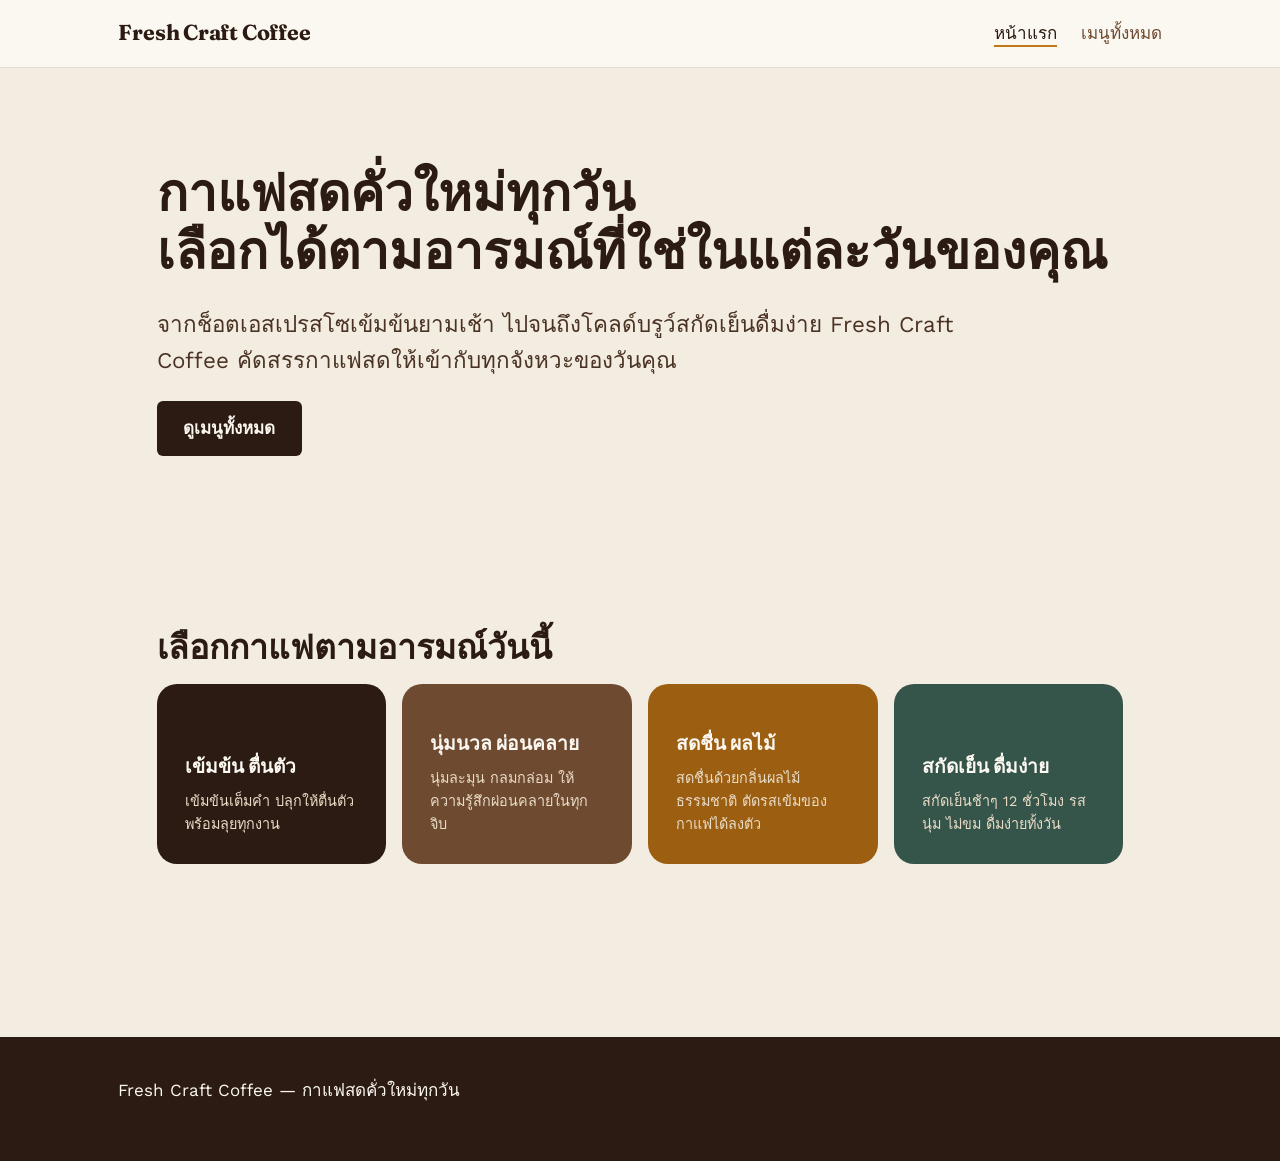
<file: index.html>
<!DOCTYPE html>
<html lang="th">
<head>
  <meta charset="UTF-8">
  <meta name="viewport" content="width=device-width, initial-scale=1.0">
  <title>Fresh Craft Coffee — กาแฟสดคั่วใหม่ทุกวัน</title>
  <meta name="description" content="Fresh Craft Coffee กาแฟสดคั่วใหม่ทุกวัน เลือกได้ตามอารมณ์ที่ใช่ในแต่ละวันของคุณ">
  <link rel="stylesheet" href="style.css">
</head>
<body>

  <header>
    <div class="container">
      <a class="logo" href="index.html">Fresh Craft Coffee</a>
      <nav>
        <ul>
          <li><a href="index.html" class="active">หน้าแรก</a></li>
          <li><a href="product.html">เมนูทั้งหมด</a></li>
        </ul>
      </nav>
    </div>
  </header>

  <main>
    <section class="hero container">
      <h1>กาแฟสดคั่วใหม่ทุกวัน<br>เลือกได้ตามอารมณ์ที่ใช่ในแต่ละวันของคุณ</h1>
      <p class="lede">จากช็อตเอสเปรสโซเข้มข้นยามเช้า ไปจนถึงโคลด์บรูว์สกัดเย็นดื่มง่าย Fresh Craft Coffee คัดสรรกาแฟสดให้เข้ากับทุกจังหวะของวันคุณ</p>
      <a class="btn btn-primary" href="product.html">ดูเมนูทั้งหมด</a>
    </section>

    <section class="section container">
      <h2>เลือกกาแฟตามอารมณ์วันนี้</h2>
      <div class="mood-grid">

        <a class="mood-card mood-card-espresso" href="product.html?mood=espresso">
          <span class="mood-card-title">เข้มข้น ตื่นตัว</span>
          <span class="mood-card-desc">เข้มข้นเต็มคำ ปลุกให้ตื่นตัวพร้อมลุยทุกงาน</span>
        </a>

        <a class="mood-card mood-card-latte" href="product.html?mood=latte">
          <span class="mood-card-title">นุ่มนวล ผ่อนคลาย</span>
          <span class="mood-card-desc">นุ่มละมุน กลมกล่อม ให้ความรู้สึกผ่อนคลายในทุกจิบ</span>
        </a>

        <a class="mood-card mood-card-fruity" href="product.html?mood=fruity">
          <span class="mood-card-title">สดชื่น ผลไม้</span>
          <span class="mood-card-desc">สดชื่นด้วยกลิ่นผลไม้ธรรมชาติ ตัดรสเข้มของกาแฟได้ลงตัว</span>
        </a>

        <a class="mood-card mood-card-coldbrew" href="product.html?mood=coldbrew">
          <span class="mood-card-title">สกัดเย็น ดื่มง่าย</span>
          <span class="mood-card-desc">สกัดเย็นช้าๆ 12 ชั่วโมง รสนุ่ม ไม่ขม ดื่มง่ายทั้งวัน</span>
        </a>

      </div>
    </section>
  </main>

  <footer>
    <div class="container">
      <p class="mt-0">Fresh Craft Coffee — กาแฟสดคั่วใหม่ทุกวัน</p>
    </div>
  </footer>

</body>
</html>
</file>
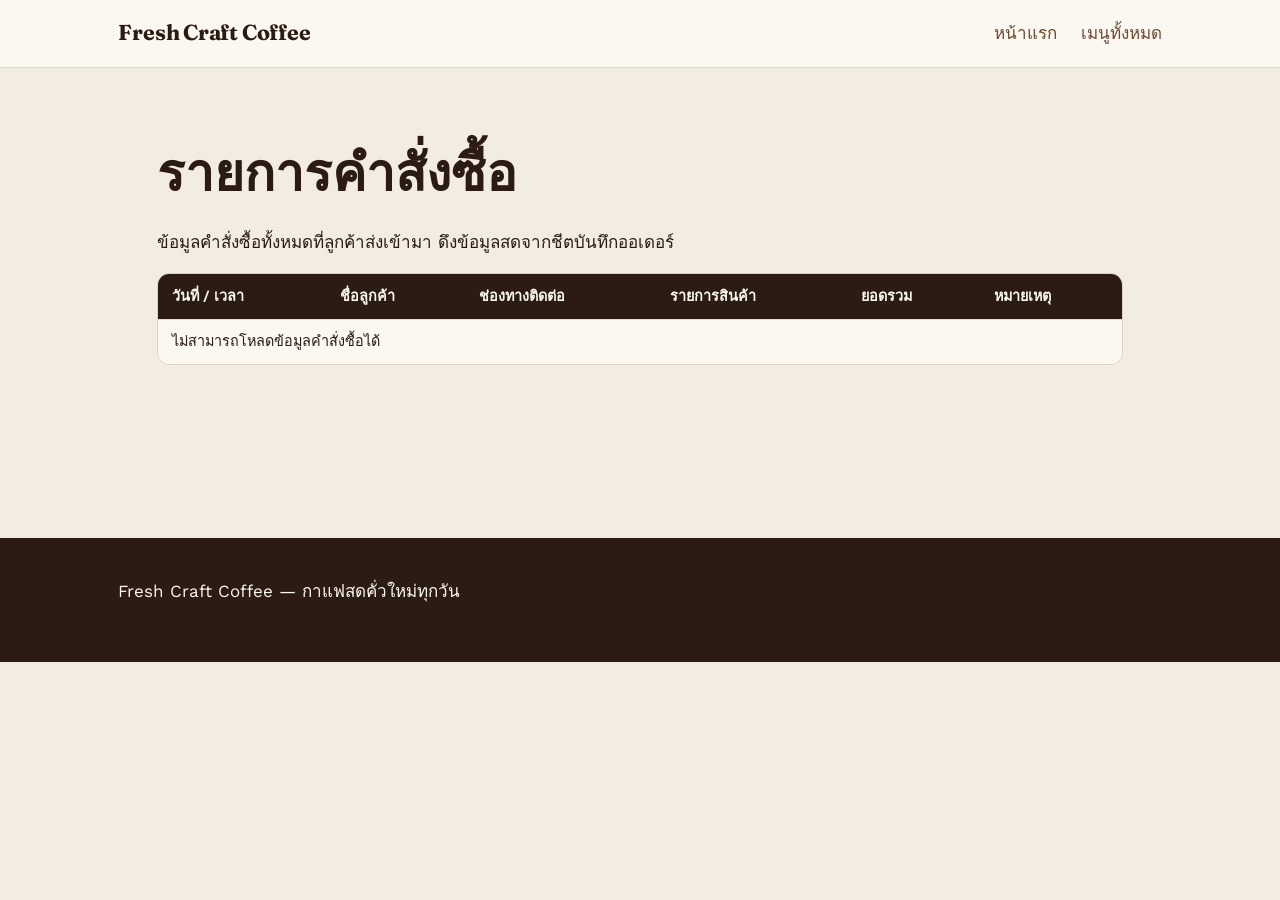
<file: admin.html>
<!DOCTYPE html>
<html lang="th">
<head>
  <meta charset="UTF-8">
  <meta name="viewport" content="width=device-width, initial-scale=1.0">
  <title>รายการคำสั่งซื้อ — Fresh Craft Coffee Admin</title>
  <link rel="stylesheet" href="style.css">
</head>
<body>

  <header>
    <div class="container">
      <a class="logo" href="index.html">Fresh Craft Coffee</a>
      <nav>
        <ul>
          <li><a href="index.html">หน้าแรก</a></li>
          <li><a href="product.html">เมนูทั้งหมด</a></li>
        </ul>
      </nav>
    </div>
  </header>

  <main>
    <section class="section container">
      <h1>รายการคำสั่งซื้อ</h1>
      <p class="lede">ข้อมูลคำสั่งซื้อทั้งหมดที่ลูกค้าส่งเข้ามา ดึงข้อมูลสดจากชีตบันทึกออเดอร์</p>

      <div class="table-wrap">
        <table id="ordersTable">
          <thead>
            <tr>
              <th>วันที่ / เวลา</th>
              <th>ชื่อลูกค้า</th>
              <th>ช่องทางติดต่อ</th>
              <th>รายการสินค้า</th>
              <th>ยอดรวม</th>
              <th>หมายเหตุ</th>
            </tr>
          </thead>
          <tbody>
          </tbody>
        </table>
      </div>
    </section>
  </main>

  <footer>
    <div class="container">
      <p class="mt-0">Fresh Craft Coffee — กาแฟสดคั่วใหม่ทุกวัน</p>
    </div>
  </footer>

  <script src="script.js"></script>
</body>
</html>
</file>
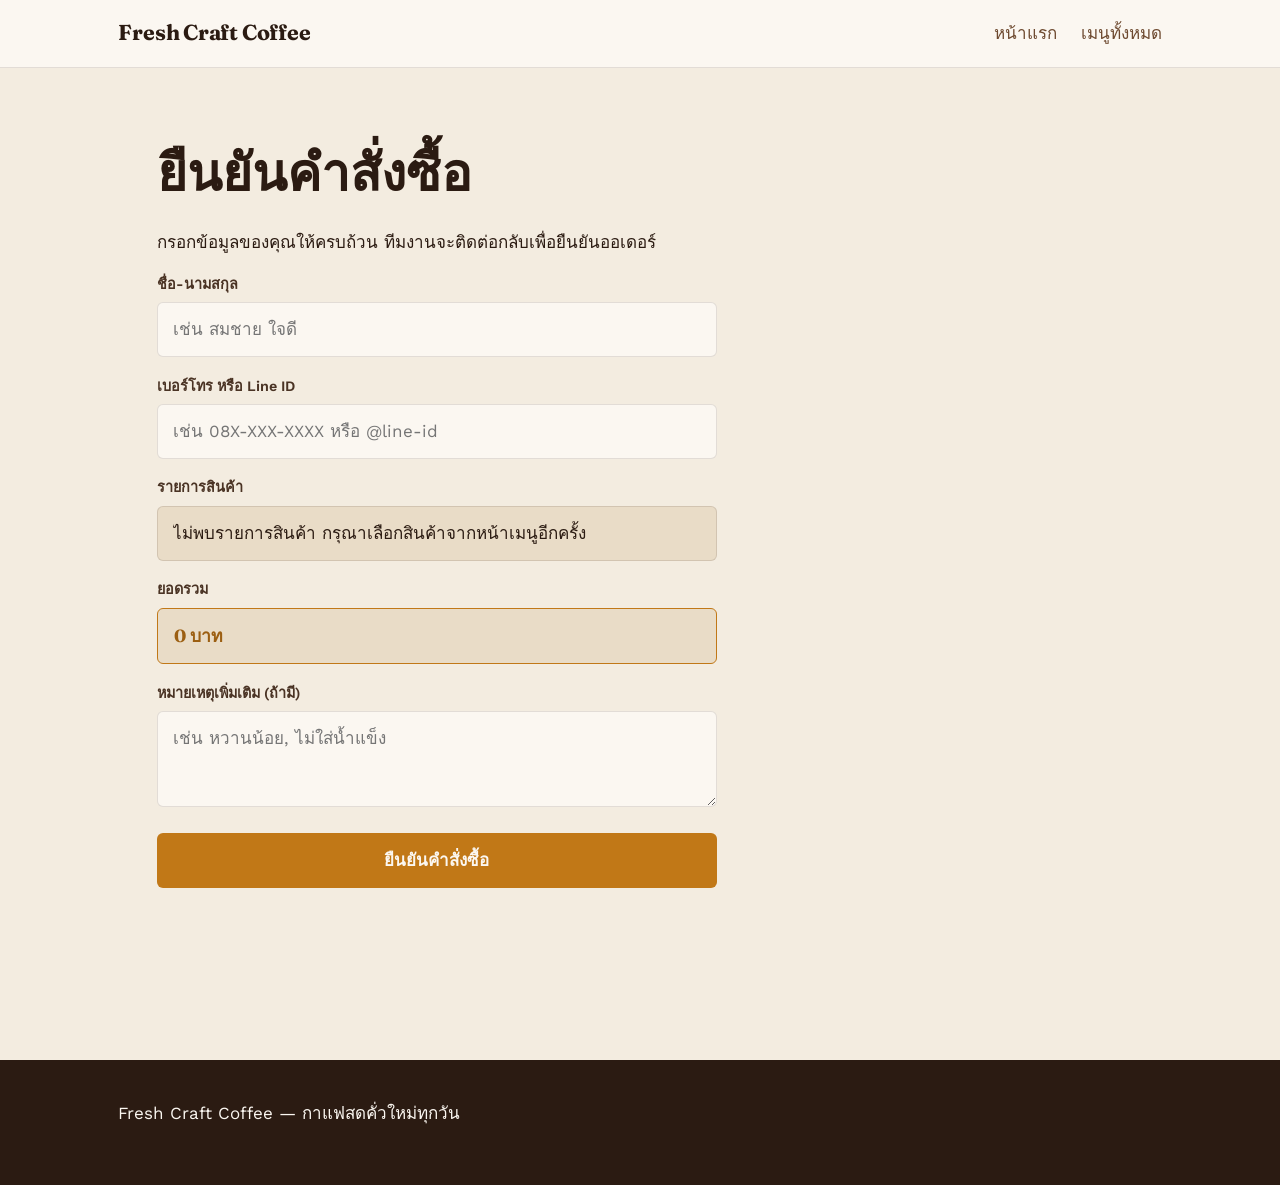
<file: order.html>
<!DOCTYPE html>
<html lang="th">
<head>
  <meta charset="UTF-8">
  <meta name="viewport" content="width=device-width, initial-scale=1.0">
  <title>ยืนยันคำสั่งซื้อ — Fresh Craft Coffee</title>
  <meta name="description" content="กรอกข้อมูลเพื่อยืนยันคำสั่งซื้อกาแฟสดจาก Fresh Craft Coffee">
  <link rel="stylesheet" href="style.css">
</head>
<body>

  <header>
    <div class="container">
      <a class="logo" href="index.html">Fresh Craft Coffee</a>
      <nav>
        <ul>
          <li><a href="index.html">หน้าแรก</a></li>
          <li><a href="product.html">เมนูทั้งหมด</a></li>
        </ul>
      </nav>
    </div>
  </header>

  <main>
    <section class="section container">
      <h1>ยืนยันคำสั่งซื้อ</h1>
      <p class="lede">กรอกข้อมูลของคุณให้ครบถ้วน ทีมงานจะติดต่อกลับเพื่อยืนยันออเดอร์</p>

      <form id="orderForm" novalidate>

        <div>
          <label for="customerName">ชื่อ-นามสกุล</label>
          <input type="text" id="customerName" name="customerName" placeholder="เช่น สมชาย ใจดี" required>
        </div>

        <div>
          <label for="contact">เบอร์โทร หรือ Line ID</label>
          <input type="text" id="contact" name="contact" placeholder="เช่น 08X-XXX-XXXX หรือ @line-id" required>
        </div>

        <div>
          <label for="items">รายการสินค้า</label>
          <input type="text" id="items" name="items" readonly>
        </div>

        <div>
          <label for="total">ยอดรวม</label>
          <input type="text" id="total" name="total" readonly>
        </div>

        <div>
          <label for="note">หมายเหตุเพิ่มเติม (ถ้ามี)</label>
          <textarea id="note" name="note" placeholder="เช่น หวานน้อย, ไม่ใส่น้ำแข็ง"></textarea>
        </div>

        <button type="submit" class="btn btn-caramel">ยืนยันคำสั่งซื้อ</button>

      </form>
    </section>
  </main>

  <footer>
    <div class="container">
      <p class="mt-0">Fresh Craft Coffee — กาแฟสดคั่วใหม่ทุกวัน</p>
    </div>
  </footer>

  <script src="script.js"></script>
</body>
</html>
</file>
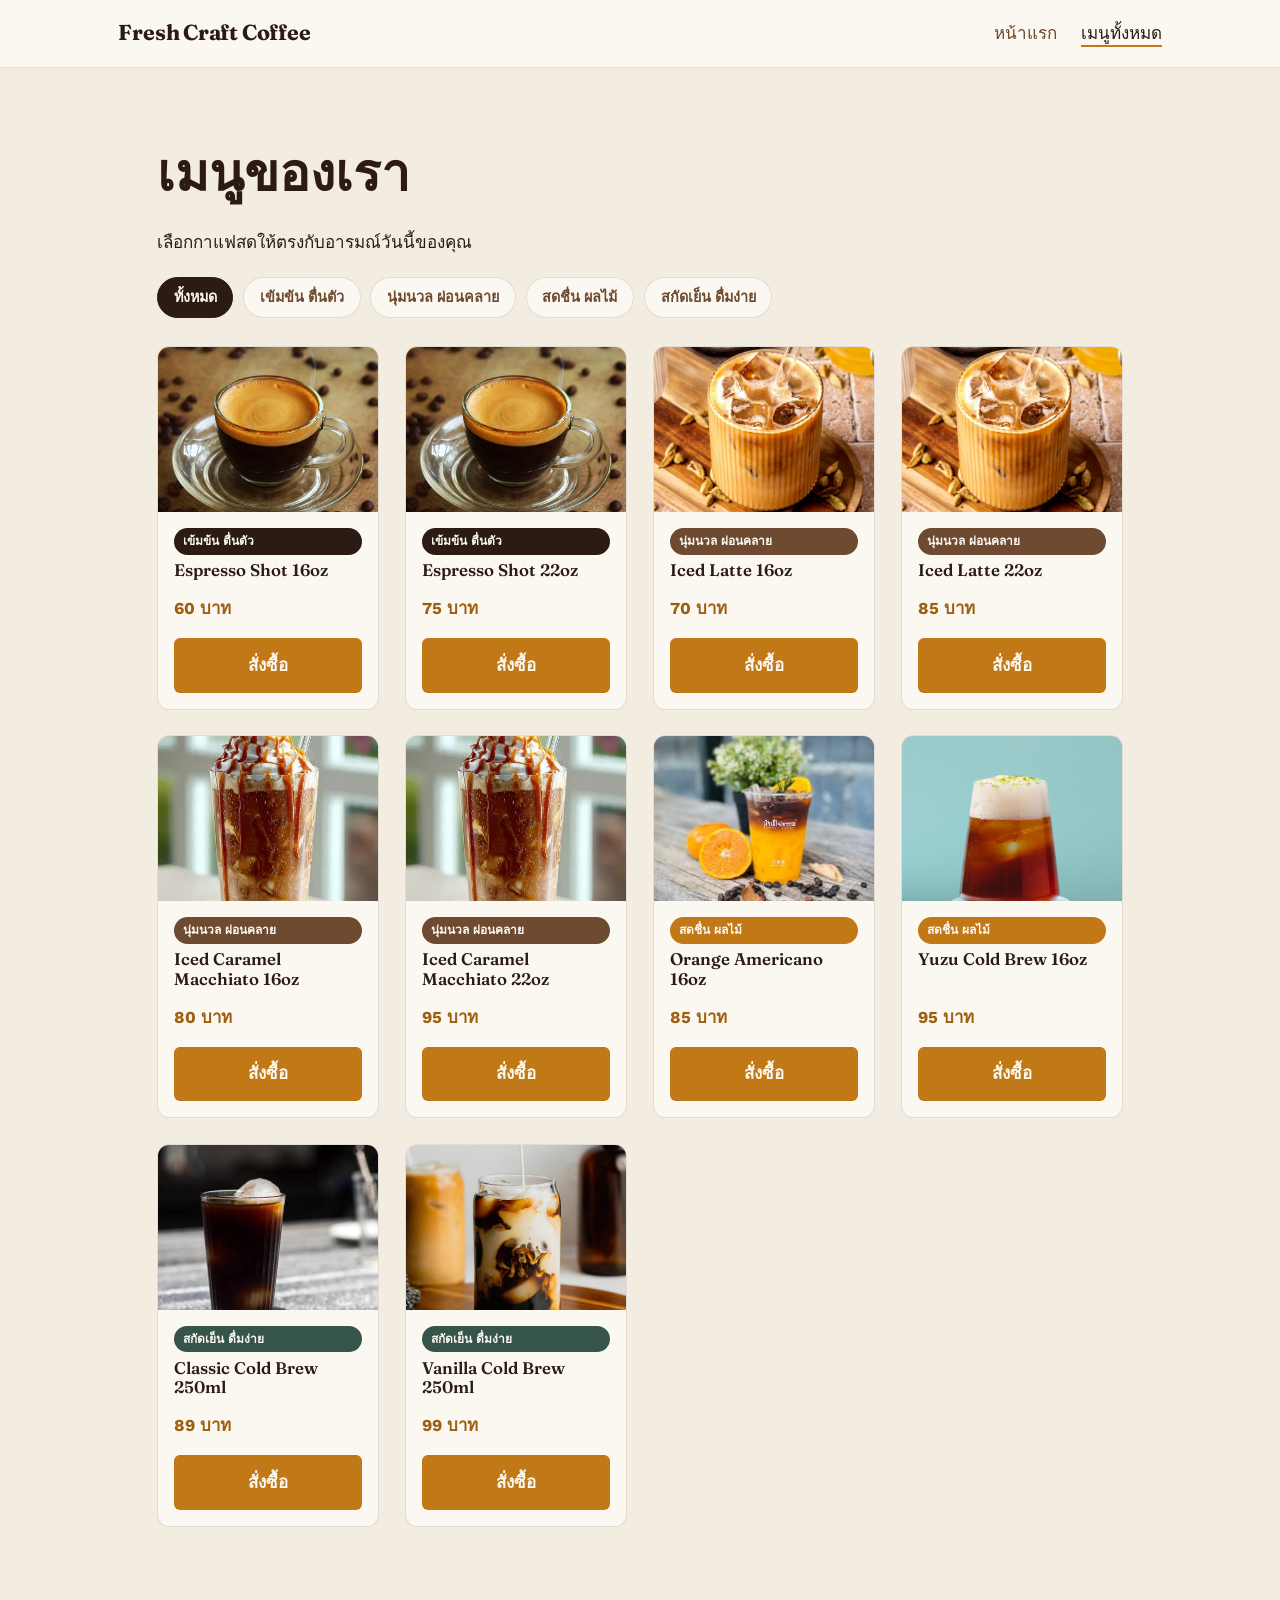
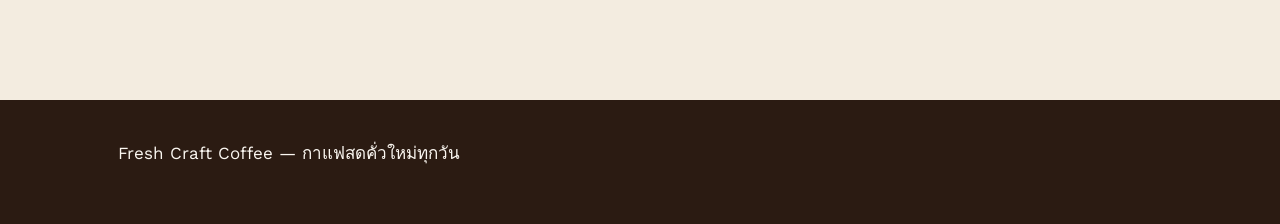
<file: product.html>
<!DOCTYPE html>
<html lang="th">
<head>
  <meta charset="UTF-8">
  <meta name="viewport" content="width=device-width, initial-scale=1.0">
  <title>เมนูทั้งหมด — Fresh Craft Coffee</title>
  <meta name="description" content="เลือกกาแฟสดจาก Fresh Craft Coffee ตามอารมณ์ที่ใช่ในวันนี้">
  <link rel="stylesheet" href="style.css">
</head>
<body>

  <header>
    <div class="container">
      <a class="logo" href="index.html">Fresh Craft Coffee</a>
      <nav>
        <ul>
          <li><a href="index.html">หน้าแรก</a></li>
          <li><a href="product.html" class="active">เมนูทั้งหมด</a></li>
        </ul>
      </nav>
    </div>
  </header>

  <main>
    <section class="section container">
      <h1>เมนูของเรา</h1>
      <p class="lede">เลือกกาแฟสดให้ตรงกับอารมณ์วันนี้ของคุณ</p>

      <div id="filter-bar"></div>

      <div id="product-list"></div>
    </section>
  </main>

  <footer>
    <div class="container">
      <p class="mt-0">Fresh Craft Coffee — กาแฟสดคั่วใหม่ทุกวัน</p>
    </div>
  </footer>

  <script src="script.js"></script>
</body>
</html>
</file>
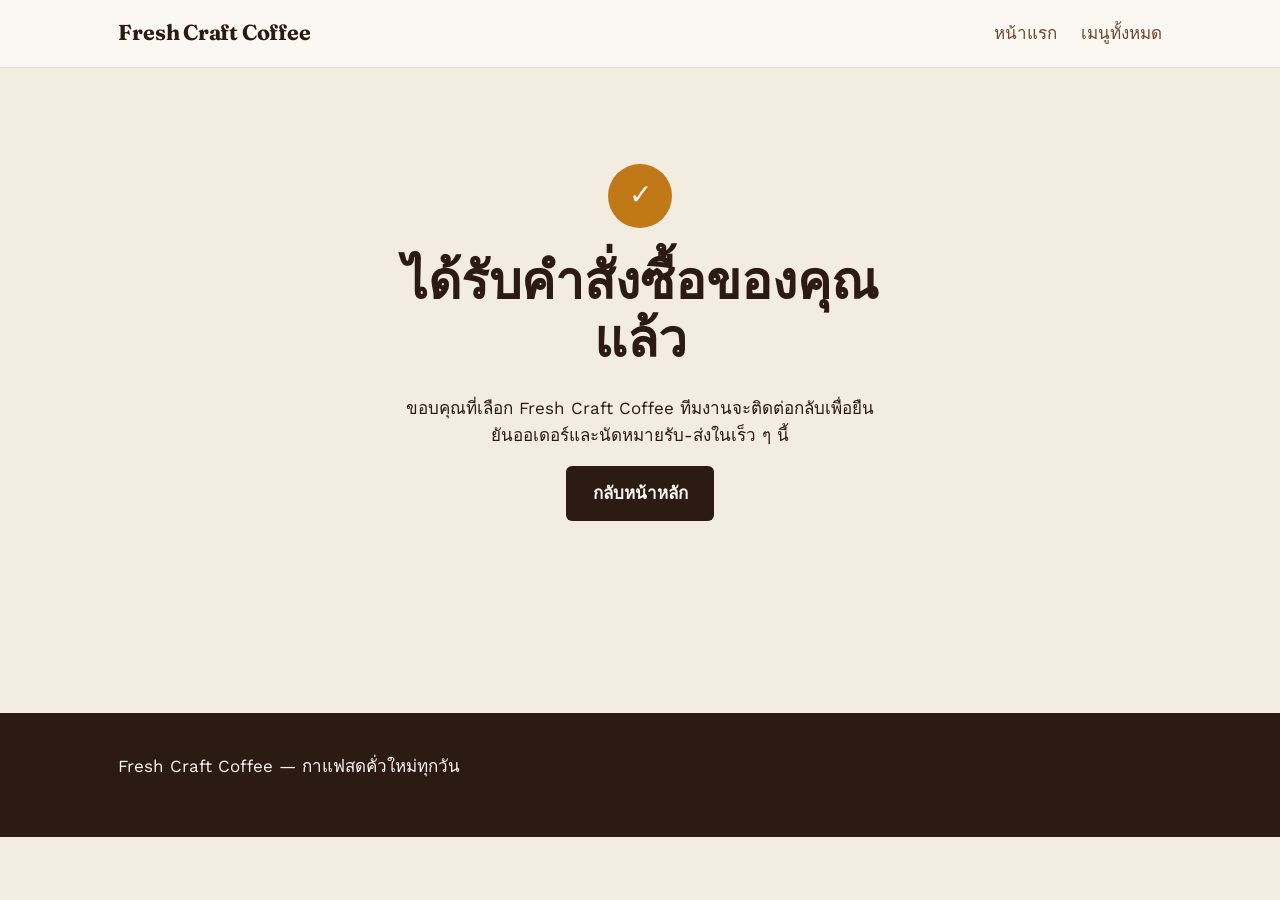
<file: thankyou.html>
<!DOCTYPE html>
<html lang="th">
<head>
  <meta charset="UTF-8">
  <meta name="viewport" content="width=device-width, initial-scale=1.0">
  <title>ขอบคุณสำหรับคำสั่งซื้อ — Fresh Craft Coffee</title>
  <link rel="stylesheet" href="style.css">
</head>
<body>

  <header>
    <div class="container">
      <a class="logo" href="index.html">Fresh Craft Coffee</a>
      <nav>
        <ul>
          <li><a href="index.html">หน้าแรก</a></li>
          <li><a href="product.html">เมนูทั้งหมด</a></li>
        </ul>
      </nav>
    </div>
  </header>

  <main>
    <div class="container">
      <div class="confirm">
        <div class="icon-mark">✓</div>
        <h1>ได้รับคำสั่งซื้อของคุณแล้ว</h1>
        <p>ขอบคุณที่เลือก Fresh Craft Coffee ทีมงานจะติดต่อกลับเพื่อยืนยันออเดอร์และนัดหมายรับ-ส่งในเร็ว ๆ นี้</p>
        <a class="btn btn-primary" href="index.html">กลับหน้าหลัก</a>
      </div>
    </div>
  </main>

  <footer>
    <div class="container">
      <p class="mt-0">Fresh Craft Coffee — กาแฟสดคั่วใหม่ทุกวัน</p>
    </div>
  </footer>

</body>
</html>
</file>
<file: style.css>
/* ==========================================================================
   Fresh Craft Coffee — Design System
   Palette: warm oat cream / deep espresso / roasted brown / caramel amber
   Type: Fraunces (display serif) + Work Sans (body/UI)
   ========================================================================== */

@import url('https://fonts.googleapis.com/css2?family=Fraunces:opsz,wght@9..144,400;9..144,500;9..144,600;9..144,700&family=Work+Sans:wght@400;500;600;700&display=swap');

:root {
  /* Color tokens */
  --cream: #F3ECE0;
  --cream-soft: #FBF7F1;
  --latte-tint: #E9DCC7;
  --espresso: #2B1B12;
  --espresso-soft: #4A3324;
  --roast-brown: #6E4A30;
  --caramel: #C17817;
  --caramel-dark: #9C5F12;
  --cold-brew-blue: #35544A;
  --line: rgba(43, 27, 18, 0.12);
  --shadow: rgba(43, 27, 18, 0.14);
  --white: #FFFFFF;
  --danger: #A6402F;

  /* Type */
  --font-display: 'Fraunces', Georgia, serif;
  --font-body: 'Work Sans', -apple-system, BlinkMacSystemFont, 'Segoe UI', sans-serif;

  /* Scale */
  --step-0: clamp(1rem, 0.95rem + 0.2vw, 1.0625rem);
  --step-1: clamp(1.2rem, 1.1rem + 0.5vw, 1.4rem);
  --step-2: clamp(1.6rem, 1.4rem + 1vw, 2.1rem);
  --step-3: clamp(2.2rem, 1.8rem + 1.8vw, 3.2rem);

  /* Layout */
  --radius-sm: 6px;
  --radius-md: 12px;
  --radius-lg: 20px;
  --gutter: clamp(1rem, 3vw, 2.5rem);
  --max-width: 1120px;

  --ease: cubic-bezier(0.4, 0, 0.2, 1);
}

/* --------------------------------------------------------------------------
   Reset
   -------------------------------------------------------------------------- */
*, *::before, *::after { box-sizing: border-box; }
html { -webkit-text-size-adjust: 100%; scroll-behavior: smooth; }
body {
  margin: 0;
  background: var(--cream);
  color: var(--espresso);
  font-family: var(--font-body);
  font-size: var(--step-0);
  line-height: 1.6;
  -webkit-font-smoothing: antialiased;
}
img { max-width: 100%; display: block; }
a { color: inherit; text-decoration: none; }
button { font: inherit; cursor: pointer; }
input, select, textarea { font: inherit; color: inherit; }
ul { list-style: none; margin: 0; padding: 0; }

h1, h2, h3, h4 {
  font-family: var(--font-display);
  font-weight: 600;
  line-height: 1.15;
  margin: 0 0 0.5em;
  color: var(--espresso);
}
h1 { font-size: var(--step-3); font-weight: 700; }
h2 { font-size: var(--step-2); }
h3 { font-size: var(--step-1); }
p { margin: 0 0 1em; max-width: 62ch; }

@media (prefers-reduced-motion: reduce) {
  *, *::before, *::after { animation-duration: 0.01ms !important; transition-duration: 0.01ms !important; }
}

:focus-visible {
  outline: 2px solid var(--caramel-dark);
  outline-offset: 3px;
  border-radius: 4px;
}

/* --------------------------------------------------------------------------
   Layout helpers
   -------------------------------------------------------------------------- */
.container, main {
  width: 100%;
  max-width: var(--max-width);
  margin-inline: auto;
  padding-inline: var(--gutter);
}

.section {
  padding-block: clamp(2.5rem, 6vw, 5rem);
}

/* --------------------------------------------------------------------------
   Site header
   -------------------------------------------------------------------------- */
header {
  background: var(--cream-soft);
  border-bottom: 1px solid var(--line);
  padding-block: 1rem;
}
header .container {
  display: flex;
  align-items: center;
  justify-content: space-between;
  gap: 1rem;
}
.logo {
  font-family: var(--font-display);
  font-weight: 700;
  font-size: 1.35rem;
  letter-spacing: -0.01em;
  color: var(--espresso);
}
nav ul { display: flex; gap: 1.5rem; }
nav a {
  font-weight: 500;
  color: var(--roast-brown);
  border-bottom: 2px solid transparent;
  padding-bottom: 2px;
  transition: color 0.2s var(--ease), border-color 0.2s var(--ease);
}
nav a:hover, nav a.active {
  color: var(--espresso);
  border-color: var(--caramel);
}

/* --------------------------------------------------------------------------
   Hero
   -------------------------------------------------------------------------- */
.hero {
  padding-block: clamp(3rem, 8vw, 6rem);
  text-align: left;
}
.hero p.lede {
  font-size: var(--step-1);
  color: var(--espresso-soft);
}

/* --------------------------------------------------------------------------
   Mood cards (index.html)
   -------------------------------------------------------------------------- */
.mood-grid {
  display: grid;
  grid-template-columns: 1fr;
  gap: 1rem;
}
@media (min-width: 640px) {
  .mood-grid { grid-template-columns: repeat(2, 1fr); }
}
@media (min-width: 960px) {
  .mood-grid { grid-template-columns: repeat(4, 1fr); }
}

.mood-card {
  display: flex;
  flex-direction: column;
  gap: 0.5rem;
  padding: 1.75rem;
  border-radius: var(--radius-lg);
  color: var(--cream-soft);
  min-height: 180px;
  justify-content: flex-end;
  transition: transform 0.2s var(--ease), box-shadow 0.2s var(--ease);
}
.mood-card:hover {
  transform: translateY(-3px);
  box-shadow: 0 14px 28px -14px var(--shadow);
}
.mood-card-title {
  font-family: var(--font-display);
  font-weight: 600;
  font-size: 1.2rem;
}
.mood-card-desc {
  font-size: 0.9rem;
  color: var(--latte-tint);
}
.mood-card-espresso { background: var(--espresso); }
.mood-card-latte    { background: var(--roast-brown); }
.mood-card-fruity   { background: var(--caramel-dark); }
.mood-card-coldbrew { background: var(--cold-brew-blue); }

/* --------------------------------------------------------------------------
   Buttons
   -------------------------------------------------------------------------- */
.btn {
  display: inline-flex;
  align-items: center;
  justify-content: center;
  gap: 0.5em;
  padding: 0.75em 1.5em;
  border-radius: var(--radius-sm);
  font-weight: 600;
  border: 1px solid transparent;
  transition: transform 0.15s var(--ease), background-color 0.2s var(--ease), box-shadow 0.2s var(--ease);
}
.btn:active { transform: translateY(1px); }

.btn-primary {
  background: var(--espresso);
  color: var(--cream-soft);
}
.btn-primary:hover { background: var(--espresso-soft); }

.btn-caramel {
  background: var(--caramel);
  color: var(--cream-soft);
}
.btn-caramel:hover { background: var(--caramel-dark); }

.btn-outline {
  background: transparent;
  border-color: var(--espresso);
  color: var(--espresso);
}
.btn-outline:hover { background: var(--espresso); color: var(--cream-soft); }

.btn:disabled { opacity: 0.5; cursor: not-allowed; transform: none; }

/* --------------------------------------------------------------------------
   Mood filter bar  (#filter-bar)
   -------------------------------------------------------------------------- */
#filter-bar {
  display: flex;
  flex-wrap: wrap;
  gap: 0.6rem;
  padding: 0.25rem 0 1.75rem;
  position: sticky;
  top: 0;
  background: var(--cream);
  z-index: 10;
}
#filter-bar .filter-btn,
#filter-bar button {
  background: var(--cream-soft);
  border: 1px solid var(--line);
  color: var(--roast-brown);
  padding: 0.55em 1.1em;
  border-radius: 999px;
  font-weight: 600;
  font-size: 0.9rem;
  transition: background-color 0.2s var(--ease), color 0.2s var(--ease), border-color 0.2s var(--ease);
}
#filter-bar .filter-btn:hover,
#filter-bar button:hover {
  border-color: var(--caramel);
  color: var(--espresso);
}
#filter-bar .filter-btn.active,
#filter-bar button.active,
#filter-bar button[aria-selected="true"] {
  background: var(--espresso);
  border-color: var(--espresso);
  color: var(--cream-soft);
}

/* Mood accent tags — usable on cards, e.g. <span class="mood-tag mood-espresso"> */
.mood-tag {
  display: inline-block;
  font-size: 0.75rem;
  font-weight: 600;
  padding: 0.3em 0.75em;
  border-radius: 999px;
  color: var(--cream-soft);
}
.mood-espresso { background: var(--espresso); }
.mood-latte    { background: var(--roast-brown); }
.mood-fruity   { background: var(--caramel); }
.mood-coldbrew { background: var(--cold-brew-blue); }

/* --------------------------------------------------------------------------
   Product list / grid  (#product-list)
   -------------------------------------------------------------------------- */
#product-list,
.product-grid {
  display: grid;
  grid-template-columns: repeat(2, 1fr);
  gap: clamp(1rem, 2vw, 1.75rem);
}
@media (min-width: 640px) {
  #product-list, .product-grid { grid-template-columns: repeat(3, 1fr); }
}
@media (min-width: 960px) {
  #product-list, .product-grid { grid-template-columns: repeat(4, 1fr); }
}

.product-card {
  background: var(--cream-soft);
  border: 1px solid var(--line);
  border-radius: var(--radius-md);
  overflow: hidden;
  display: flex;
  flex-direction: column;
  transition: box-shadow 0.2s var(--ease), transform 0.2s var(--ease);
}
.product-card:hover {
  box-shadow: 0 10px 24px -12px var(--shadow);
  transform: translateY(-2px);
}
.product-card .product-image {
  aspect-ratio: 4 / 3;
  width: 100%;
  object-fit: cover;
  background: var(--latte-tint);
}
.product-card .product-body {
  padding: 1rem;
  display: flex;
  flex-direction: column;
  gap: 0.4rem;
  flex: 1;
}
.product-card .product-name {
  font-family: var(--font-display);
  font-weight: 600;
  font-size: 1.05rem;
  color: var(--espresso);
}
.product-card .product-price {
  margin-top: auto;
  font-weight: 700;
  color: var(--caramel-dark);
  font-size: 1.05rem;
}
.product-card .btn { margin-top: 0.6rem; width: 100%; }

/* --------------------------------------------------------------------------
   Forms  (#orderForm, #customerName, #contact, #items, #total, #note)
   -------------------------------------------------------------------------- */
form,
#orderForm {
  display: flex;
  flex-direction: column;
  gap: 1.1rem;
  max-width: 560px;
}
label {
  display: block;
  font-weight: 600;
  font-size: 0.9rem;
  color: var(--espresso-soft);
  margin-bottom: 0.4rem;
}
input[type="text"],
input[type="tel"],
input[type="email"],
input[type="number"],
textarea,
select,
#customerName,
#contact,
#note {
  width: 100%;
  background: var(--cream-soft);
  border: 1px solid var(--line);
  border-radius: var(--radius-sm);
  padding: 0.75em 0.9em;
  transition: border-color 0.2s var(--ease), box-shadow 0.2s var(--ease);
}
input:focus, textarea:focus, select:focus {
  border-color: var(--caramel);
  box-shadow: 0 0 0 3px rgba(193, 120, 23, 0.15);
  outline: none;
}
textarea { min-height: 6rem; resize: vertical; }

/* #items and #total are auto-filled, read-only summary fields */
#items,
#total {
  width: 100%;
  border: 1px solid var(--line);
  border-radius: var(--radius-sm);
  padding: 0.75em 0.9em;
  background: var(--latte-tint);
  color: var(--espresso);
  cursor: not-allowed;
}
#total {
  font-family: var(--font-display);
  font-weight: 700;
  font-size: 1.1rem;
  color: var(--caramel-dark);
  border-color: var(--caramel);
}

/* --------------------------------------------------------------------------
   Thank-you / confirmation states
   -------------------------------------------------------------------------- */
.confirm {
  text-align: center;
  padding-block: clamp(3rem, 10vw, 6rem);
  max-width: 480px;
  margin-inline: auto;
}
.confirm .icon-mark {
  width: 64px;
  height: 64px;
  margin: 0 auto 1.5rem;
  border-radius: 50%;
  background: var(--caramel);
  color: var(--cream-soft);
  display: flex;
  align-items: center;
  justify-content: center;
  font-size: 1.75rem;
}

/* --------------------------------------------------------------------------
   Admin table  (#ordersTable)
   -------------------------------------------------------------------------- */
.table-wrap { overflow-x: auto; border-radius: var(--radius-md); border: 1px solid var(--line); }
#ordersTable {
  width: 100%;
  border-collapse: collapse;
  background: var(--cream-soft);
  font-size: 0.9rem;
  min-width: 640px;
}
#ordersTable th, #ordersTable td {
  text-align: left;
  padding: 0.75em 1em;
  border-bottom: 1px solid var(--line);
  white-space: nowrap;
}
#ordersTable th {
  background: var(--espresso);
  color: var(--cream-soft);
  font-weight: 600;
  position: sticky;
  top: 0;
}
#ordersTable tbody tr:hover { background: var(--latte-tint); }
#ordersTable tbody tr:last-child td { border-bottom: none; }

/* --------------------------------------------------------------------------
   Footer
   -------------------------------------------------------------------------- */
footer {
  background: var(--espresso);
  color: var(--cream-soft);
  padding-block: 2.5rem;
  margin-top: clamp(3rem, 8vw, 6rem);
}
footer a { color: var(--latte-tint); }
footer a:hover { color: var(--caramel); }

/* --------------------------------------------------------------------------
   Utility
   -------------------------------------------------------------------------- */
.text-center { text-align: center; }
.mt-0 { margin-top: 0; }
.badge-empty {
  color: var(--roast-brown);
  border: 1px dashed var(--line);
  border-radius: var(--radius-md);
  padding: 2rem;
  text-align: center;
}
/* ==========================================================================
   Fresh Craft Coffee — Design System
   Palette: warm oat cream / deep espresso / roasted brown / caramel amber
   Type: Fraunces (display serif) + Work Sans (body/UI)
   ========================================================================== */

@import url('https://fonts.googleapis.com/css2?family=Fraunces:opsz,wght@9..144,400;9..144,500;9..144,600;9..144,700&family=Work+Sans:wght@400;500;600;700&display=swap');

:root {
  /* Color tokens */
  --cream: #F3ECE0;
  --cream-soft: #FBF7F1;
  --latte-tint: #E9DCC7;
  --espresso: #2B1B12;
  --espresso-soft: #4A3324;
  --roast-brown: #6E4A30;
  --caramel: #C17817;
  --caramel-dark: #9C5F12;
  --cold-brew-blue: #35544A;
  --line: rgba(43, 27, 18, 0.12);
  --shadow: rgba(43, 27, 18, 0.14);
  --white: #FFFFFF;
  --danger: #A6402F;

  /* Type */
  --font-display: 'Fraunces', Georgia, serif;
  --font-body: 'Work Sans', -apple-system, BlinkMacSystemFont, 'Segoe UI', sans-serif;

  /* Scale */
  --step-0: clamp(1rem, 0.95rem + 0.2vw, 1.0625rem);
  --step-1: clamp(1.2rem, 1.1rem + 0.5vw, 1.4rem);
  --step-2: clamp(1.6rem, 1.4rem + 1vw, 2.1rem);
  --step-3: clamp(2.2rem, 1.8rem + 1.8vw, 3.2rem);

  /* Layout */
  --radius-sm: 6px;
  --radius-md: 12px;
  --radius-lg: 20px;
  --gutter: clamp(1rem, 3vw, 2.5rem);
  --max-width: 1120px;

  --ease: cubic-bezier(0.4, 0, 0.2, 1);
}

/* --------------------------------------------------------------------------
   Reset
   -------------------------------------------------------------------------- */
*, *::before, *::after { box-sizing: border-box; }
html { -webkit-text-size-adjust: 100%; scroll-behavior: smooth; }
body {
  margin: 0;
  background: var(--cream);
  color: var(--espresso);
  font-family: var(--font-body);
  font-size: var(--step-0);
  line-height: 1.6;
  -webkit-font-smoothing: antialiased;
}
img { max-width: 100%; display: block; }
a { color: inherit; text-decoration: none; }
button { font: inherit; cursor: pointer; }
input, select, textarea { font: inherit; color: inherit; }
ul { list-style: none; margin: 0; padding: 0; }

h1, h2, h3, h4 {
  font-family: var(--font-display);
  font-weight: 600;
  line-height: 1.15;
  margin: 0 0 0.5em;
  color: var(--espresso);
}
h1 { font-size: var(--step-3); font-weight: 700; }
h2 { font-size: var(--step-2); }
h3 { font-size: var(--step-1); }
p { margin: 0 0 1em; max-width: 62ch; }

@media (prefers-reduced-motion: reduce) {
  *, *::before, *::after { animation-duration: 0.01ms !important; transition-duration: 0.01ms !important; }
}

:focus-visible {
  outline: 2px solid var(--caramel-dark);
  outline-offset: 3px;
  border-radius: 4px;
}

/* --------------------------------------------------------------------------
   Layout helpers
   -------------------------------------------------------------------------- */
.container, main {
  width: 100%;
  max-width: var(--max-width);
  margin-inline: auto;
  padding-inline: var(--gutter);
}

.section {
  padding-block: clamp(2.5rem, 6vw, 5rem);
}

/* --------------------------------------------------------------------------
   Site header
   -------------------------------------------------------------------------- */
header {
  background: var(--cream-soft);
  border-bottom: 1px solid var(--line);
  padding-block: 1rem;
}
header .container {
  display: flex;
  align-items: center;
  justify-content: space-between;
  gap: 1rem;
}
.logo {
  font-family: var(--font-display);
  font-weight: 700;
  font-size: 1.35rem;
  letter-spacing: -0.01em;
  color: var(--espresso);
}
nav ul { display: flex; gap: 1.5rem; }
nav a {
  font-weight: 500;
  color: var(--roast-brown);
  border-bottom: 2px solid transparent;
  padding-bottom: 2px;
  transition: color 0.2s var(--ease), border-color 0.2s var(--ease);
}
nav a:hover, nav a.active {
  color: var(--espresso);
  border-color: var(--caramel);
}

/* --------------------------------------------------------------------------
   Hero
   -------------------------------------------------------------------------- */
.hero {
  padding-block: clamp(3rem, 8vw, 6rem);
  text-align: left;
}
.hero p.lede {
  font-size: var(--step-1);
  color: var(--espresso-soft);
}

/* --------------------------------------------------------------------------
   Mood cards (index.html)
   -------------------------------------------------------------------------- */
.mood-grid {
  display: grid;
  grid-template-columns: 1fr;
  gap: 1rem;
}
@media (min-width: 640px) {
  .mood-grid { grid-template-columns: repeat(2, 1fr); }
}
@media (min-width: 960px) {
  .mood-grid { grid-template-columns: repeat(4, 1fr); }
}

.mood-card {
  display: flex;
  flex-direction: column;
  gap: 0.5rem;
  padding: 1.75rem;
  border-radius: var(--radius-lg);
  color: var(--cream-soft);
  min-height: 180px;
  justify-content: flex-end;
  transition: transform 0.2s var(--ease), box-shadow 0.2s var(--ease);
}
.mood-card:hover {
  transform: translateY(-3px);
  box-shadow: 0 14px 28px -14px var(--shadow);
}
.mood-card-title {
  font-family: var(--font-display);
  font-weight: 600;
  font-size: 1.2rem;
}
.mood-card-desc {
  font-size: 0.9rem;
  color: var(--latte-tint);
}
.mood-card-espresso { background: var(--espresso); }
.mood-card-latte    { background: var(--roast-brown); }
.mood-card-fruity   { background: var(--caramel-dark); }
.mood-card-coldbrew { background: var(--cold-brew-blue); }

/* --------------------------------------------------------------------------
   Buttons
   -------------------------------------------------------------------------- */
.btn {
  display: inline-flex;
  align-items: center;
  justify-content: center;
  gap: 0.5em;
  padding: 0.75em 1.5em;
  border-radius: var(--radius-sm);
  font-weight: 600;
  border: 1px solid transparent;
  transition: transform 0.15s var(--ease), background-color 0.2s var(--ease), box-shadow 0.2s var(--ease);
}
.btn:active { transform: translateY(1px); }

.btn-primary {
  background: var(--espresso);
  color: var(--cream-soft);
}
.btn-primary:hover { background: var(--espresso-soft); }

.btn-caramel {
  background: var(--caramel);
  color: var(--cream-soft);
}
.btn-caramel:hover { background: var(--caramel-dark); }

.btn-outline {
  background: transparent;
  border-color: var(--espresso);
  color: var(--espresso);
}
.btn-outline:hover { background: var(--espresso); color: var(--cream-soft); }

.btn:disabled { opacity: 0.5; cursor: not-allowed; transform: none; }

/* --------------------------------------------------------------------------
   Mood filter bar  (#filter-bar)
   -------------------------------------------------------------------------- */
#filter-bar {
  display: flex;
  flex-wrap: wrap;
  gap: 0.6rem;
  padding: 0.25rem 0 1.75rem;
  position: sticky;
  top: 0;
  background: var(--cream);
  z-index: 10;
}
#filter-bar .filter-btn,
#filter-bar button {
  background: var(--cream-soft);
  border: 1px solid var(--line);
  color: var(--roast-brown);
  padding: 0.55em 1.1em;
  border-radius: 999px;
  font-weight: 600;
  font-size: 0.9rem;
  transition: background-color 0.2s var(--ease), color 0.2s var(--ease), border-color 0.2s var(--ease);
}
#filter-bar .filter-btn:hover,
#filter-bar button:hover {
  border-color: var(--caramel);
  color: var(--espresso);
}
#filter-bar .filter-btn.active,
#filter-bar button.active,
#filter-bar button[aria-selected="true"] {
  background: var(--espresso);
  border-color: var(--espresso);
  color: var(--cream-soft);
}

/* Mood accent tags — usable on cards, e.g. <span class="mood-tag mood-espresso"> */
.mood-tag {
  display: inline-block;
  font-size: 0.75rem;
  font-weight: 600;
  padding: 0.3em 0.75em;
  border-radius: 999px;
  color: var(--cream-soft);
}
.mood-espresso { background: var(--espresso); }
.mood-latte    { background: var(--roast-brown); }
.mood-fruity   { background: var(--caramel); }
.mood-coldbrew { background: var(--cold-brew-blue); }

/* --------------------------------------------------------------------------
   Product list / grid  (#product-list)
   -------------------------------------------------------------------------- */
#product-list,
.product-grid {
  display: grid;
  grid-template-columns: repeat(2, 1fr);
  gap: clamp(1rem, 2vw, 1.75rem);
}
@media (min-width: 640px) {
  #product-list, .product-grid { grid-template-columns: repeat(3, 1fr); }
}
@media (min-width: 960px) {
  #product-list, .product-grid { grid-template-columns: repeat(4, 1fr); }
}

.product-card {
  background: var(--cream-soft);
  border: 1px solid var(--line);
  border-radius: var(--radius-md);
  overflow: hidden;
  display: flex;
  flex-direction: column;
  transition: box-shadow 0.2s var(--ease), transform 0.2s var(--ease);
}
.product-card:hover {
  box-shadow: 0 10px 24px -12px var(--shadow);
  transform: translateY(-2px);
}
.product-card .product-image {
  aspect-ratio: 4 / 3;
  width: 100%;
  object-fit: cover;
  background: var(--latte-tint);
}
.product-card .product-body {
  padding: 1rem;
  display: flex;
  flex-direction: column;
  gap: 0.4rem;
  flex: 1;
}
.product-card .product-name {
  font-family: var(--font-display);
  font-weight: 600;
  font-size: 1.05rem;
  color: var(--espresso);
}
.product-card .product-price {
  margin-top: auto;
  font-weight: 700;
  color: var(--caramel-dark);
  font-size: 1.05rem;
}
.product-card .btn { margin-top: 0.6rem; width: 100%; }

/* --------------------------------------------------------------------------
   Forms  (#orderForm, #customerName, #contact, #items, #total, #note)
   -------------------------------------------------------------------------- */
form,
#orderForm {
  display: flex;
  flex-direction: column;
  gap: 1.1rem;
  max-width: 560px;
}
label {
  display: block;
  font-weight: 600;
  font-size: 0.9rem;
  color: var(--espresso-soft);
  margin-bottom: 0.4rem;
}
input[type="text"],
input[type="tel"],
input[type="email"],
input[type="number"],
textarea,
select,
#customerName,
#contact,
#note {
  width: 100%;
  background: var(--cream-soft);
  border: 1px solid var(--line);
  border-radius: var(--radius-sm);
  padding: 0.75em 0.9em;
  transition: border-color 0.2s var(--ease), box-shadow 0.2s var(--ease);
}
input:focus, textarea:focus, select:focus {
  border-color: var(--caramel);
  box-shadow: 0 0 0 3px rgba(193, 120, 23, 0.15);
  outline: none;
}
textarea { min-height: 6rem; resize: vertical; }

/* #items and #total are auto-filled, read-only summary fields */
#items,
#total {
  width: 100%;
  border: 1px solid var(--line);
  border-radius: var(--radius-sm);
  padding: 0.75em 0.9em;
  background: var(--latte-tint);
  color: var(--espresso);
  cursor: not-allowed;
}
#total {
  font-family: var(--font-display);
  font-weight: 700;
  font-size: 1.1rem;
  color: var(--caramel-dark);
  border-color: var(--caramel);
}

/* --------------------------------------------------------------------------
   Thank-you / confirmation states
   -------------------------------------------------------------------------- */
.confirm {
  text-align: center;
  padding-block: clamp(3rem, 10vw, 6rem);
  max-width: 480px;
  margin-inline: auto;
}
.confirm .icon-mark {
  width: 64px;
  height: 64px;
  margin: 0 auto 1.5rem;
  border-radius: 50%;
  background: var(--caramel);
  color: var(--cream-soft);
  display: flex;
  align-items: center;
  justify-content: center;
  font-size: 1.75rem;
}

/* --------------------------------------------------------------------------
   Admin table  (#ordersTable)
   -------------------------------------------------------------------------- */
.table-wrap { overflow-x: auto; border-radius: var(--radius-md); border: 1px solid var(--line); }
#ordersTable {
  width: 100%;
  border-collapse: collapse;
  background: var(--cream-soft);
  font-size: 0.9rem;
  min-width: 640px;
}
#ordersTable th, #ordersTable td {
  text-align: left;
  padding: 0.75em 1em;
  border-bottom: 1px solid var(--line);
  white-space: nowrap;
}
#ordersTable th {
  background: var(--espresso);
  color: var(--cream-soft);
  font-weight: 600;
  position: sticky;
  top: 0;
}
#ordersTable tbody tr:hover { background: var(--latte-tint); }
#ordersTable tbody tr:last-child td { border-bottom: none; }

/* --------------------------------------------------------------------------
   Footer
   -------------------------------------------------------------------------- */
footer {
  background: var(--espresso);
  color: var(--cream-soft);
  padding-block: 2.5rem;
  margin-top: clamp(3rem, 8vw, 6rem);
}
footer a { color: var(--latte-tint); }
footer a:hover { color: var(--caramel); }

/* --------------------------------------------------------------------------
   Utility
   -------------------------------------------------------------------------- */
.text-center { text-align: center; }
.mt-0 { margin-top: 0; }
.badge-empty {
  color: var(--roast-brown);
  border: 1px dashed var(--line);
  border-radius: var(--radius-md);
  padding: 2rem;
  text-align: center;
}
/* ==========================================================================
   Fresh Craft Coffee — Design System
   Palette: warm oat cream / deep espresso / roasted brown / caramel amber
   Type: Fraunces (display serif) + Work Sans (body/UI)
   ========================================================================== */

@import url('https://fonts.googleapis.com/css2?family=Fraunces:opsz,wght@9..144,400;9..144,500;9..144,600;9..144,700&family=Work+Sans:wght@400;500;600;700&display=swap');

:root {
  /* Color tokens */
  --cream: #F3ECE0;
  --cream-soft: #FBF7F1;
  --latte-tint: #E9DCC7;
  --espresso: #2B1B12;
  --espresso-soft: #4A3324;
  --roast-brown: #6E4A30;
  --caramel: #C17817;
  --caramel-dark: #9C5F12;
  --cold-brew-blue: #35544A;
  --line: rgba(43, 27, 18, 0.12);
  --shadow: rgba(43, 27, 18, 0.14);
  --white: #FFFFFF;
  --danger: #A6402F;

  /* Type */
  --font-display: 'Fraunces', Georgia, serif;
  --font-body: 'Work Sans', -apple-system, BlinkMacSystemFont, 'Segoe UI', sans-serif;

  /* Scale */
  --step-0: clamp(1rem, 0.95rem + 0.2vw, 1.0625rem);
  --step-1: clamp(1.2rem, 1.1rem + 0.5vw, 1.4rem);
  --step-2: clamp(1.6rem, 1.4rem + 1vw, 2.1rem);
  --step-3: clamp(2.2rem, 1.8rem + 1.8vw, 3.2rem);

  /* Layout */
  --radius-sm: 6px;
  --radius-md: 12px;
  --radius-lg: 20px;
  --gutter: clamp(1rem, 3vw, 2.5rem);
  --max-width: 1120px;

  --ease: cubic-bezier(0.4, 0, 0.2, 1);
}

/* --------------------------------------------------------------------------
   Reset
   -------------------------------------------------------------------------- */
*, *::before, *::after { box-sizing: border-box; }
html { -webkit-text-size-adjust: 100%; scroll-behavior: smooth; }
body {
  margin: 0;
  background: var(--cream);
  color: var(--espresso);
  font-family: var(--font-body);
  font-size: var(--step-0);
  line-height: 1.6;
  -webkit-font-smoothing: antialiased;
}
img { max-width: 100%; display: block; }
a { color: inherit; text-decoration: none; }
button { font: inherit; cursor: pointer; }
input, select, textarea { font: inherit; color: inherit; }
ul { list-style: none; margin: 0; padding: 0; }

h1, h2, h3, h4 {
  font-family: var(--font-display);
  font-weight: 600;
  line-height: 1.15;
  margin: 0 0 0.5em;
  color: var(--espresso);
}
h1 { font-size: var(--step-3); font-weight: 700; }
h2 { font-size: var(--step-2); }
h3 { font-size: var(--step-1); }
p { margin: 0 0 1em; max-width: 62ch; }

@media (prefers-reduced-motion: reduce) {
  *, *::before, *::after { animation-duration: 0.01ms !important; transition-duration: 0.01ms !important; }
}

:focus-visible {
  outline: 2px solid var(--caramel-dark);
  outline-offset: 3px;
  border-radius: 4px;
}

/* --------------------------------------------------------------------------
   Layout helpers
   -------------------------------------------------------------------------- */
.container, main {
  width: 100%;
  max-width: var(--max-width);
  margin-inline: auto;
  padding-inline: var(--gutter);
}

.section {
  padding-block: clamp(2.5rem, 6vw, 5rem);
}

/* --------------------------------------------------------------------------
   Site header
   -------------------------------------------------------------------------- */
header {
  background: var(--cream-soft);
  border-bottom: 1px solid var(--line);
  padding-block: 1rem;
}
header .container {
  display: flex;
  align-items: center;
  justify-content: space-between;
  gap: 1rem;
}
.logo {
  font-family: var(--font-display);
  font-weight: 700;
  font-size: 1.35rem;
  letter-spacing: -0.01em;
  color: var(--espresso);
}
nav ul { display: flex; gap: 1.5rem; }
nav a {
  font-weight: 500;
  color: var(--roast-brown);
  border-bottom: 2px solid transparent;
  padding-bottom: 2px;
  transition: color 0.2s var(--ease), border-color 0.2s var(--ease);
}
nav a:hover, nav a.active {
  color: var(--espresso);
  border-color: var(--caramel);
}

/* --------------------------------------------------------------------------
   Hero
   -------------------------------------------------------------------------- */
.hero {
  padding-block: clamp(3rem, 8vw, 6rem);
  text-align: left;
}
.hero p.lede {
  font-size: var(--step-1);
  color: var(--espresso-soft);
}

/* --------------------------------------------------------------------------
   Mood cards (index.html)
   -------------------------------------------------------------------------- */
.mood-grid {
  display: grid;
  grid-template-columns: 1fr;
  gap: 1rem;
}
@media (min-width: 640px) {
  .mood-grid { grid-template-columns: repeat(2, 1fr); }
}
@media (min-width: 960px) {
  .mood-grid { grid-template-columns: repeat(4, 1fr); }
}

.mood-card {
  display: flex;
  flex-direction: column;
  gap: 0.5rem;
  padding: 1.75rem;
  border-radius: var(--radius-lg);
  color: var(--cream-soft);
  min-height: 180px;
  justify-content: flex-end;
  transition: transform 0.2s var(--ease), box-shadow 0.2s var(--ease);
}
.mood-card:hover {
  transform: translateY(-3px);
  box-shadow: 0 14px 28px -14px var(--shadow);
}
.mood-card-title {
  font-family: var(--font-display);
  font-weight: 600;
  font-size: 1.2rem;
}
.mood-card-desc {
  font-size: 0.9rem;
  color: var(--latte-tint);
}
.mood-card-espresso { background: var(--espresso); }
.mood-card-latte    { background: var(--roast-brown); }
.mood-card-fruity   { background: var(--caramel-dark); }
.mood-card-coldbrew { background: var(--cold-brew-blue); }

/* --------------------------------------------------------------------------
   Buttons
   -------------------------------------------------------------------------- */
.btn {
  display: inline-flex;
  align-items: center;
  justify-content: center;
  gap: 0.5em;
  padding: 0.75em 1.5em;
  border-radius: var(--radius-sm);
  font-weight: 600;
  border: 1px solid transparent;
  transition: transform 0.15s var(--ease), background-color 0.2s var(--ease), box-shadow 0.2s var(--ease);
}
.btn:active { transform: translateY(1px); }

.btn-primary {
  background: var(--espresso);
  color: var(--cream-soft);
}
.btn-primary:hover { background: var(--espresso-soft); }

.btn-caramel {
  background: var(--caramel);
  color: var(--cream-soft);
}
.btn-caramel:hover { background: var(--caramel-dark); }

.btn-outline {
  background: transparent;
  border-color: var(--espresso);
  color: var(--espresso);
}
.btn-outline:hover { background: var(--espresso); color: var(--cream-soft); }

.btn:disabled { opacity: 0.5; cursor: not-allowed; transform: none; }

/* --------------------------------------------------------------------------
   Mood filter bar  (#filter-bar)
   -------------------------------------------------------------------------- */
#filter-bar {
  display: flex;
  flex-wrap: wrap;
  gap: 0.6rem;
  padding: 0.25rem 0 1.75rem;
  position: sticky;
  top: 0;
  background: var(--cream);
  z-index: 10;
}
#filter-bar .filter-btn,
#filter-bar button {
  background: var(--cream-soft);
  border: 1px solid var(--line);
  color: var(--roast-brown);
  padding: 0.55em 1.1em;
  border-radius: 999px;
  font-weight: 600;
  font-size: 0.9rem;
  transition: background-color 0.2s var(--ease), color 0.2s var(--ease), border-color 0.2s var(--ease);
}
#filter-bar .filter-btn:hover,
#filter-bar button:hover {
  border-color: var(--caramel);
  color: var(--espresso);
}
#filter-bar .filter-btn.active,
#filter-bar button.active,
#filter-bar button[aria-selected="true"] {
  background: var(--espresso);
  border-color: var(--espresso);
  color: var(--cream-soft);
}

/* Mood accent tags — usable on cards, e.g. <span class="mood-tag mood-espresso"> */
.mood-tag {
  display: inline-block;
  font-size: 0.75rem;
  font-weight: 600;
  padding: 0.3em 0.75em;
  border-radius: 999px;
  color: var(--cream-soft);
}
.mood-espresso { background: var(--espresso); }
.mood-latte    { background: var(--roast-brown); }
.mood-fruity   { background: var(--caramel); }
.mood-coldbrew { background: var(--cold-brew-blue); }

/* --------------------------------------------------------------------------
   Product list / grid  (#product-list)
   -------------------------------------------------------------------------- */
#product-list,
.product-grid {
  display: grid;
  grid-template-columns: repeat(2, 1fr);
  gap: clamp(1rem, 2vw, 1.75rem);
}
@media (min-width: 640px) {
  #product-list, .product-grid { grid-template-columns: repeat(3, 1fr); }
}
@media (min-width: 960px) {
  #product-list, .product-grid { grid-template-columns: repeat(4, 1fr); }
}

.product-card {
  background: var(--cream-soft);
  border: 1px solid var(--line);
  border-radius: var(--radius-md);
  overflow: hidden;
  display: flex;
  flex-direction: column;
  transition: box-shadow 0.2s var(--ease), transform 0.2s var(--ease);
}
.product-card:hover {
  box-shadow: 0 10px 24px -12px var(--shadow);
  transform: translateY(-2px);
}
.product-card .product-image {
  aspect-ratio: 4 / 3;
  width: 100%;
  object-fit: cover;
  background: var(--latte-tint);
}
.product-card .product-body {
  padding: 1rem;
  display: flex;
  flex-direction: column;
  gap: 0.4rem;
  flex: 1;
}
.product-card .product-name {
  font-family: var(--font-display);
  font-weight: 600;
  font-size: 1.05rem;
  color: var(--espresso);
}
.product-card .product-price {
  margin-top: auto;
  font-weight: 700;
  color: var(--caramel-dark);
  font-size: 1.05rem;
}
.product-card .btn { margin-top: 0.6rem; width: 100%; }

/* --------------------------------------------------------------------------
   Forms  (#orderForm, #customerName, #contact, #items, #total, #note)
   -------------------------------------------------------------------------- */
form,
#orderForm {
  display: flex;
  flex-direction: column;
  gap: 1.1rem;
  max-width: 560px;
}
label {
  display: block;
  font-weight: 600;
  font-size: 0.9rem;
  color: var(--espresso-soft);
  margin-bottom: 0.4rem;
}
input[type="text"],
input[type="tel"],
input[type="email"],
input[type="number"],
textarea,
select,
#customerName,
#contact,
#note {
  width: 100%;
  background: var(--cream-soft);
  border: 1px solid var(--line);
  border-radius: var(--radius-sm);
  padding: 0.75em 0.9em;
  transition: border-color 0.2s var(--ease), box-shadow 0.2s var(--ease);
}
input:focus, textarea:focus, select:focus {
  border-color: var(--caramel);
  box-shadow: 0 0 0 3px rgba(193, 120, 23, 0.15);
  outline: none;
}
textarea { min-height: 6rem; resize: vertical; }

/* #items and #total are auto-filled, read-only summary fields */
#items,
#total {
  width: 100%;
  border: 1px solid var(--line);
  border-radius: var(--radius-sm);
  padding: 0.75em 0.9em;
  background: var(--latte-tint);
  color: var(--espresso);
  cursor: not-allowed;
}
#total {
  font-family: var(--font-display);
  font-weight: 700;
  font-size: 1.1rem;
  color: var(--caramel-dark);
  border-color: var(--caramel);
}

/* --------------------------------------------------------------------------
   Thank-you / confirmation states
   -------------------------------------------------------------------------- */
.confirm {
  text-align: center;
  padding-block: clamp(3rem, 10vw, 6rem);
  max-width: 480px;
  margin-inline: auto;
}
.confirm .icon-mark {
  width: 64px;
  height: 64px;
  margin: 0 auto 1.5rem;
  border-radius: 50%;
  background: var(--caramel);
  color: var(--cream-soft);
  display: flex;
  align-items: center;
  justify-content: center;
  font-size: 1.75rem;
}

/* --------------------------------------------------------------------------
   Admin table  (#ordersTable)
   -------------------------------------------------------------------------- */
.table-wrap { overflow-x: auto; border-radius: var(--radius-md); border: 1px solid var(--line); }
#ordersTable {
  width: 100%;
  border-collapse: collapse;
  background: var(--cream-soft);
  font-size: 0.9rem;
  min-width: 640px;
}
#ordersTable th, #ordersTable td {
  text-align: left;
  padding: 0.75em 1em;
  border-bottom: 1px solid var(--line);
  white-space: nowrap;
}
#ordersTable th {
  background: var(--espresso);
  color: var(--cream-soft);
  font-weight: 600;
  position: sticky;
  top: 0;
}
#ordersTable tbody tr:hover { background: var(--latte-tint); }
#ordersTable tbody tr:last-child td { border-bottom: none; }

/* --------------------------------------------------------------------------
   Footer
   -------------------------------------------------------------------------- */
footer {
  background: var(--espresso);
  color: var(--cream-soft);
  padding-block: 2.5rem;
  margin-top: clamp(3rem, 8vw, 6rem);
}
footer a { color: var(--latte-tint); }
footer a:hover { color: var(--caramel); }

/* --------------------------------------------------------------------------
   Utility
   -------------------------------------------------------------------------- */
.text-center { text-align: center; }
.mt-0 { margin-top: 0; }
.badge-empty {
  color: var(--roast-brown);
  border: 1px dashed var(--line);
  border-radius: var(--radius-md);
  padding: 2rem;
  text-align: center;
}
</file>
